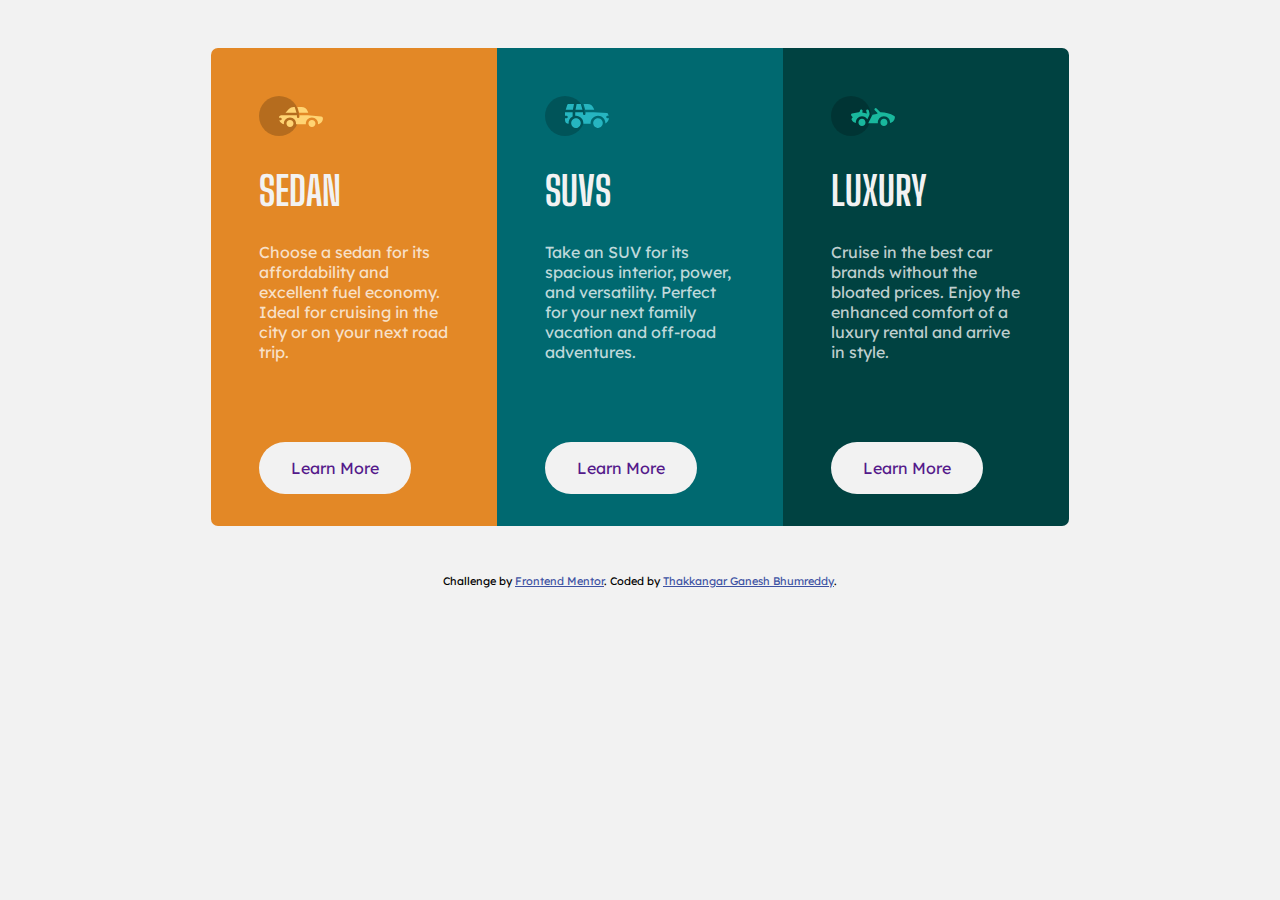
<file: 3-column-preview-card-component-main/index.html>
<!DOCTYPE html>
<html lang="en">

<head>
  <meta charset="UTF-8">
  <meta name="viewport" content="width=device-width, initial-scale=1.0">

  <link rel="icon" type="image/png" sizes="32x32" href="./images/favicon-32x32.png">

  <title>Frontend Mentor | 3-column preview card component</title>

</head>
<link rel="stylesheet" href="style.css">
<link rel="preconnect" href="https://fonts.googleapis.com">
<link rel="preconnect" href="https://fonts.gstatic.com" crossorigin>
<link href="https://fonts.googleapis.com/css2?family=Lexend+Deca&display=swap" rel="stylesheet">
<link rel="preconnect" href="https://fonts.googleapis.com">
<link rel="preconnect" href="https://fonts.gstatic.com" crossorigin>
<link href="https://fonts.googleapis.com/css2?family=Big+Shoulders+Display:wght@700&display=swap" rel="stylesheet">

<style>
  body {
  margin: 0;
  padding: 0;
  font-family: Lexend Deca;
  background-color: hsl(0, 0%, 95%);
}

#container {
  min-width: 63.3vw;
  display: flex;
  flex-direction: column;
  align-items: center;
}

#card {
  display: flex;
  margin: 3em 5em 3em 5em;
}

#sedan {
  background-color: hsl(31, 77%, 52%);
  border-top-left-radius: 7px;
  width: 190px;
}

#suv {
  background-color: hsl(184, 100%, 22%);
  width: 190px;
}

#luxury {
  background-color: hsl(179, 100%, 13%);
  border-bottom-right-radius: 7px;
  width: 190px;
}

#sedan,
#suv,
#luxury {
  padding: 3rem;
}

#sedan h1,
#suv h1,
#luxury h1 {
  color: hsl(0, 0%, 95%);
  font-size: 2.5em;
  font-family: Big Shoulders Display;
}

#sedan p,
#suv p,
#luxury p {
  color: hsla(0, 0%, 100%, 0.75);
  padding-bottom: 5em;
}

#sedan a,
#suv a,
#luxury a {
  background-color: hsl(0, 0%, 95%);
  text-decoration: none;
  border-radius: 30px;
  padding: 1em 2em;
}

.attribution {
  font-size: 11px;
  text-align: center;
}

.attribution a {
  color: hsl(228, 45%, 44%);
}

@media screen and (min-width:875px) {
  #sedan {
    border-bottom-left-radius: 7px;
  }

  #luxury {
    border-top-right-radius: 7px;
  }
}

@media screen and (max-width:875px) {
  #card {
    display: flex;
    flex-direction: column;
  }

  #sedan {
    width: 400px;
    border-top-right-radius: 7px;
  }

  #suv {
    width: 400px;
  }

  #luxury {
    width: 400px;
    border-bottom-left-radius: 7px;
  }
}

@media screen and (max-width:510px) {

  #sedan,
  #suv,
  #luxury {
    width: 220px;
  }
}
</style>
<body>

  <main id="container">
    <div id="card">

      <section id="sedan">
        <svg width="64" height="40" xmlns="http://www.w3.org/2000/svg">
          <g fill="none" fill-rule="evenodd">
            <circle fill="#000" opacity=".201" cx="20" cy="20" r="20" />
            <path
              d="M52.936 24.11c1.942 0 3.517 1.542 3.517 3.445 0 1.903-1.575 3.445-3.517 3.445s-3.516-1.542-3.516-3.445c0-1.903 1.574-3.445 3.516-3.445zm-21.957 0c1.942 0 3.517 1.542 3.517 3.445 0 1.903-1.575 3.445-3.517 3.445s-3.516-1.542-3.516-3.445c0-1.903 1.574-3.445 3.516-3.445zm6.948-4.848v1.429c0 .716.61 1.293 1.348 1.259a1.295 1.295 0 001.225-1.295v-1.393h8.256l13.483 1.313c.956.093 1.676.881 1.676 1.814 0 2.89-2.126 5.303-4.926 5.819.397-3.557-2.458-6.62-6.053-6.62-3.646 0-6.504 3.14-6.039 6.723h-9.879c.466-3.588-2.397-6.722-6.039-6.722-3.595 0-6.45 3.062-6.052 6.62-2.14-.398-3.916-1.912-4.61-3.931h1.142c.731 0 1.32-.598 1.285-1.322-.033-.678-.629-1.2-1.322-1.2H20v-.251c0-1.274 1.066-2.243 2.306-2.243h15.62zM42.59 11c2.645 0 4.99 1.556 5.972 3.963l.726 1.779H40.17L38.413 11h4.178zm-6.865 0l1.758 5.741H26.505l3.357-3.654A6.502 6.502 0 0134.644 11h1.082z"
              fill="#FFD473" fill-rule="nonzero" />
          </g>
        </svg>
        <h1>SEDAN</h1>
        <p>Choose a sedan for its affordability and excellent fuel economy. Ideal for cruising in the city
          or on your next road trip.</p>
        <a href="">Learn More</a>
      </section>

      <section id="suv">
        <svg width="64" height="40" xmlns="http://www.w3.org/2000/svg">
          <g fill="none" fill-rule="evenodd">
            <circle fill="#000" opacity=".201" cx="20" cy="20" r="20" />
            <path
              d="M31.002 22.358c2.917 0 5.18 2.593 4.762 5.506a4.828 4.828 0 01-2.962 3.778 4.797 4.797 0 01-5.3-1.165c-1.188-1.26-1.235-2.613-1.263-2.613-.42-2.924 1.857-5.506 4.763-5.506zm22 0c3.457 0 5.798 3.567 4.41 6.744A4.816 4.816 0 0152.3 31.94a4.826 4.826 0 01-4.06-4.077c-.42-2.915 1.846-5.506 4.762-5.506zm-15.04-6.083v1.462a1.29 1.29 0 001.352 1.29c.693-.033 1.227-.631 1.227-1.326v-1.426h8.3l13.056.716a1.29 1.29 0 011.164.917c.27.895.446 1.477.563 1.87h-1.047c-.694 0-1.291.534-1.324 1.228a1.29 1.29 0 001.288 1.352h1.445c-.164 2.225-1.57 4.193-3.6 5.05.13-4.212-3.255-7.63-7.384-7.63-4.317 0-7.762 3.718-7.358 8.086h-7.285c.43-4.655-3.503-8.531-8.131-8.046v-3.543h7.734zm-10.312 0v4.308a7.4 7.4 0 00-4.006 7.274 3.874 3.874 0 01-3.642-3.864v-1.635h1.46a1.29 1.29 0 000-2.58h-1.461v-3.213l.003-.29h7.646zm14.986-8.196c2.65 0 5 1.592 5.984 4.055l.63 1.579a5.525 5.525 0 01-.065-.004l-.026-.002-.034-.002-.022-.002a4.178 4.178 0 00-.224-.006l-.098-.001h-.039l-.136-.001h-.052l-.326-.001H40.211L38.528 8.08zm-13.632 0l-1.122 5.616h-7.144l1.47-4.71a1.29 1.29 0 011.231-.906h5.565zm6.832 0l1.683 5.615h-7.007l1.121-5.615h4.203z"
              fill="#26B5C0" fill-rule="nonzero" />
          </g>
        </svg>
        <h1>SUVS</h1>
        <p>Take an SUV for its spacious interior, power, and versatility. Perfect for your next family vacation
          and off-road adventures.</p>
        <a href="">Learn More</a>
      </section>

      <section id="luxury">
        <svg width="64" height="40" xmlns="http://www.w3.org/2000/svg">
          <g fill="none" fill-rule="evenodd">
            <circle fill="#000" opacity=".201" cx="20" cy="20" r="20" />
            <path
              d="M30.98 22.835c1.941 0 3.516 1.604 3.516 3.583 0 1.978-1.575 3.582-3.517 3.582s-3.516-1.604-3.516-3.582c0-1.979 1.574-3.583 3.516-3.583zm21.956 0c1.942 0 3.517 1.604 3.517 3.583 0 1.978-1.575 3.582-3.517 3.582s-3.516-1.604-3.516-3.582c0-1.979 1.574-3.583 3.516-3.583zm-9.143-10.45a1.27 1.27 0 011.819 0l3.715 3.784c4.444-.115 9.7 1.142 13.964 3.753.387.237.624.664.624 1.124 0 3.006-2.126 5.514-4.926 6.05.397-3.698-2.458-6.882-6.053-6.882-3.646 0-6.504 3.264-6.039 6.99h-9.669c.76-1.544.993-2.026 1.337-2.711l.082-.162c.421-.835 1.056-2.07 2.883-5.65 1.68-.023 3.47-.408 5.247-1.403l-2.984-3.04a1.328 1.328 0 010-1.854zm-7.68 1.064c.683-.2 1.395.202 1.592.898l.749 2.652a3.46 3.46 0 01-.247 2.51l-1.733 3.395-.216.424c-1.07-1.89-3.06-3.114-5.279-3.114-3.595 0-6.45 3.184-6.052 6.885-1.832-.347-3.414-1.537-4.278-3.276a1.331 1.331 0 01.117-1.376l.955-1.303-1.325-1.295c-.751-.735-.376-2.024.64-2.231l6.614-1.346.13-.026c.092-.019.145-.03.157-.031.314-.146 1.07-.591 1.07-1.506 0-.734.592-1.327 1.316-1.31.712.016 1.268.662 1.256 1.388a4.11 4.11 0 01-.348 1.611 22.69 22.69 0 014.7 1.146l-.7-2.473a1.314 1.314 0 01.882-1.622z"
              fill="#19B89D" fill-rule="nonzero" />
          </g>
        </svg>
        <h1>LUXURY</h1>
        <p>Cruise in the best car brands without the bloated prices. Enjoy the enhanced comfort of a luxury
          rental and arrive in style.</p>
        <a href="">Learn More</a>
      </section>

    </div>


    <div class="attribution">
      Challenge by <a href="https://www.frontendmentor.io?ref=challenge" target="_blank">Frontend Mentor</a>.
      Coded by <a href="#">Thakkangar Ganesh Bhumreddy</a>.
    </div>
  </main>
</body>
</html>
</file>
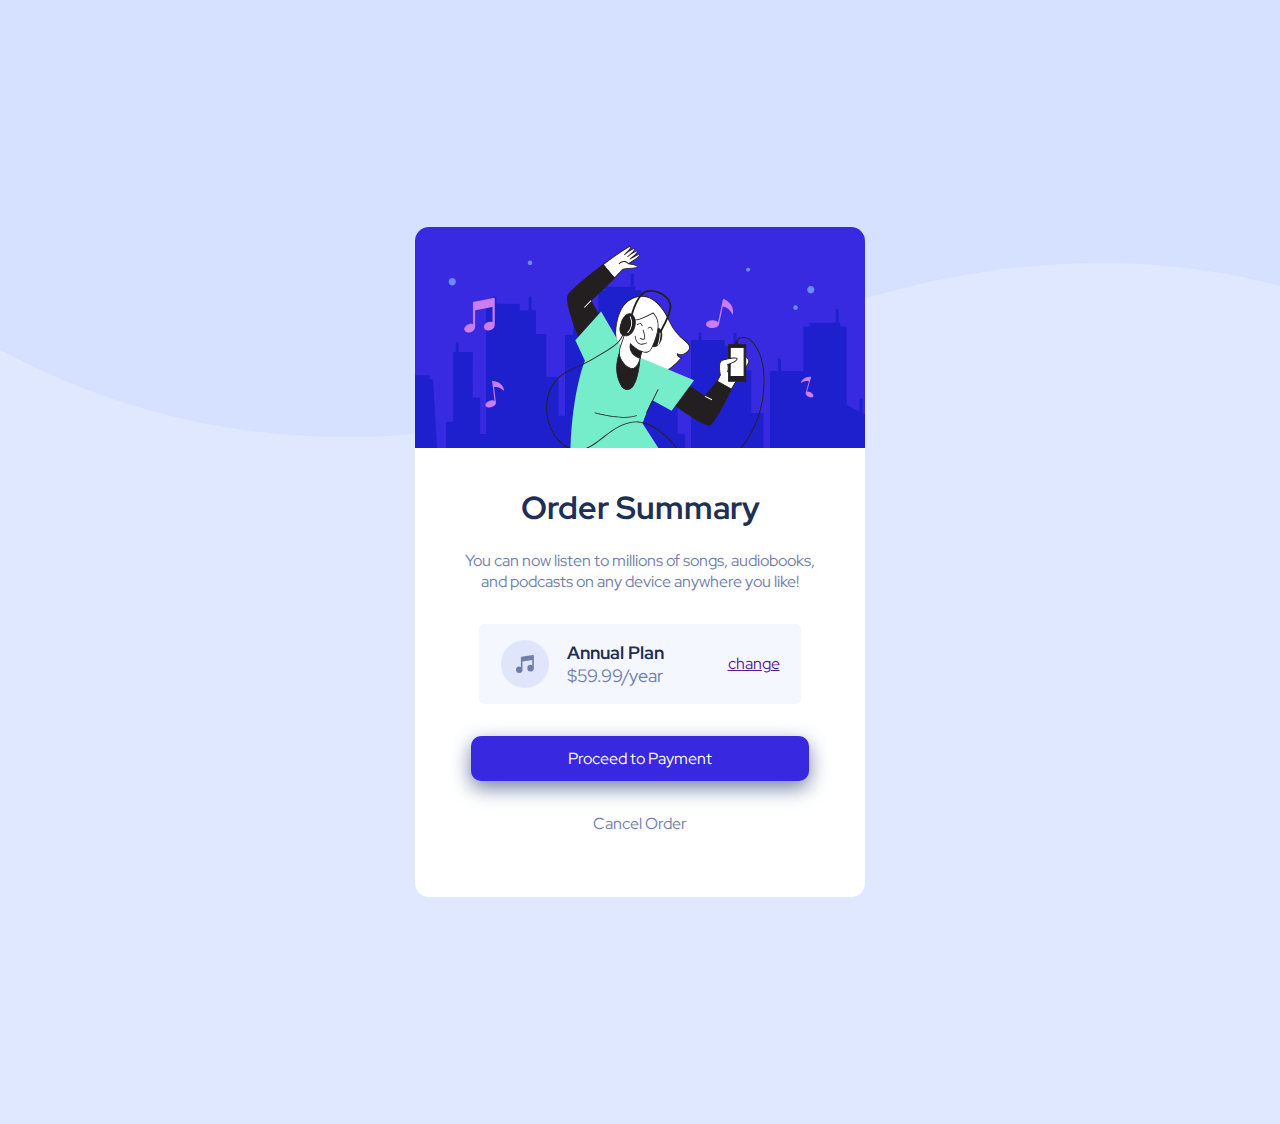
<file: order-summary-component-main/index.html>
<!DOCTYPE html>
<html lang="en">
<head>
  <meta charset="UTF-8">
  <meta name="viewport" content="width=device-width, initial-scale=1.0"> <!-- displays site properly based on user's device -->

  <link rel="icon" type="image/png" sizes="32x32" href="./images/favicon-32x32.png">
  
  <title>Frontend Mentor | Order summary card</title>
</head>

<link rel="stylesheet" href="style.css">
<link rel="preconnect" href="https://fonts.googleapis.com">
<link rel="preconnect" href="https://fonts.gstatic.com" crossorigin>
<link href="https://fonts.googleapis.com/css2?family=Red+Hat+Display:wght@500;700;900&display=swap" rel="stylesheet">

<body>
  <main>
    <div id="container">
      <div id="bg-image">
  
      </div>
  
      <div id="order-summary">
        <h1>Order Summary</h1>
        <p>You can now listen to millions of songs, audiobooks, and podcasts on any
          device anywhere you like!</p>
      </div>
  
      <div id="annual-plan">
  
          <img src="images/icon-music.svg" alt="">
  
        <div id="rate">
          <span id="plan"><b>Annual Plan</b></span>
            <span id="doller">$59.99/year</span>
        </div>
  
        <div id="change">
          <a href="">change</a>
        </div>
      </div>
  
      <div id="payment">
        <a href="">Proceed to Payment</a>
      </div>
  
      <div id="cancel-order">
        <a href="">Cancel Order</a>
      </div>
    </div>
  </main>
</body>
</html>
</file>
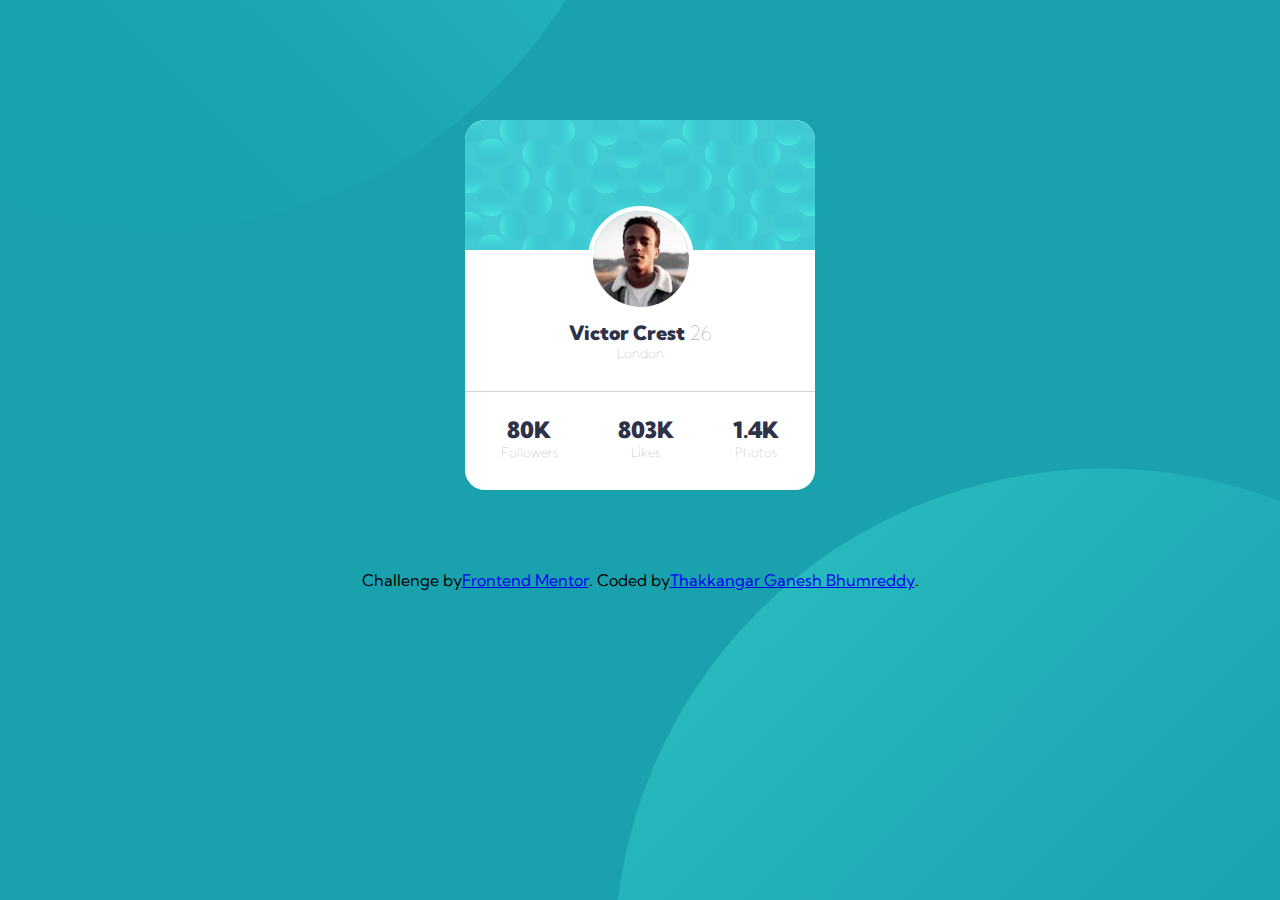
<file: profile-card-component-main/index.html>
<!DOCTYPE html>
<html lang="en">

<head>
  <meta charset="UTF-8">
  <meta name="viewport" content="width=device-width, initial-scale=1.0">

  <link rel="icon" type="image/png" sizes="32x32" href="./images/favicon-32x32.png">

  <title>Frontend Mentor | Profile card component</title>
</head>

<link rel="stylesheet" href="style.css">
<link rel="preconnect" href="https://fonts.googleapis.com">
<link rel="preconnect" href="https://fonts.gstatic.com" crossorigin>
<link href="https://fonts.googleapis.com/css2?family=Kumbh+Sans&display=swap" rel="stylesheet">
<link rel="preconnect" href="https://fonts.googleapis.com">
<link rel="preconnect" href="https://fonts.gstatic.com" crossorigin>
<link href="https://fonts.googleapis.com/css2?family=Kumbh+Sans:wght@400;700&display=swap" rel="stylesheet">

<body>

  <div class="container">

    <div class="box">

      <div id="card-bg">
        <img src="images/image-victor.jpg" alt="">
      </div>

      <div id="profile-name">
        <div id="name">
          <span class="figure">Victor Crest</span>
        <span class="text">26</span>
        </div>
        <div id="city">
          <p class="text">London</p>
        </div>
      </div>

      <div class="stats">
        <div class="data" id="followers">
          <p class="figure">80K</p>
          <p class="text">Followers</p>
        </div>

        <div class="data" id="likes">
          <p class="figure">803K</p>
          <p class="text">Likes</p>
        </div>

        <div class="data" id="photos">
          <p class="figure">1.4K</p>
          <p class="text">Photos</p>
        </div>
      </div>

    </div>
  </div>

  <div class="attribution">
    Challenge by <a href="https://www.frontendmentor.io?ref=challenge" target="_blank">Frontend Mentor</a>.
    Coded by <a href="#">Thakkangar Ganesh Bhumreddy</a>.
  </div>
  
</body>
</html>
</file>
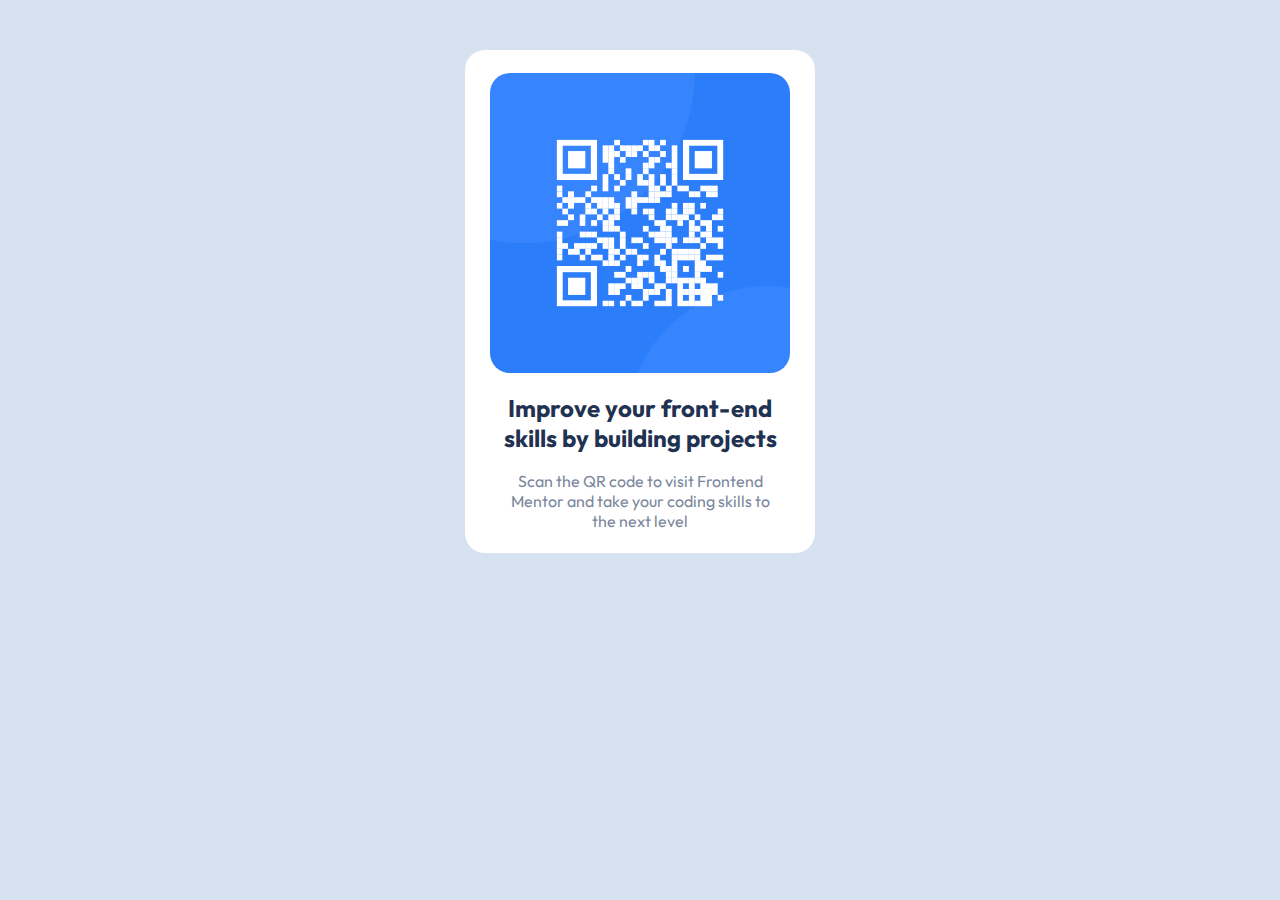
<file: qr-code-component-main/index.html>
<!DOCTYPE html>
<html lang="en">

<head>
  <meta charset="UTF-8">
  <meta name="viewport" content="width=device-width, initial-scale=1.0">

  <link rel="icon" type="image/png" sizes="32x32" href="./images/favicon-32x32.png">

  <title>Frontend Mentor | QR code component</title>
</head>
<link rel="stylesheet" href="index.css">
<link rel="preconnect" href="https://fonts.googleapis.com">
<link rel="preconnect" href="https://fonts.gstatic.com" crossorigin>
<link href="https://fonts.googleapis.com/css2?family=Karla:wght@400;700&family=Outfit:wght@400;700&display=swap"
  rel="stylesheet">

<body>

  <main>

    <section>
      <img src="images/image-qr-code.png" alt="" width="300px" height="300px">
      <h2>Improve your front-end skills by building projects</h2>
      <p>Scan the QR code to visit Frontend Mentor and take your coding skills to the next level</p>
    </section>

  </main>

</body>

</html>
</file>
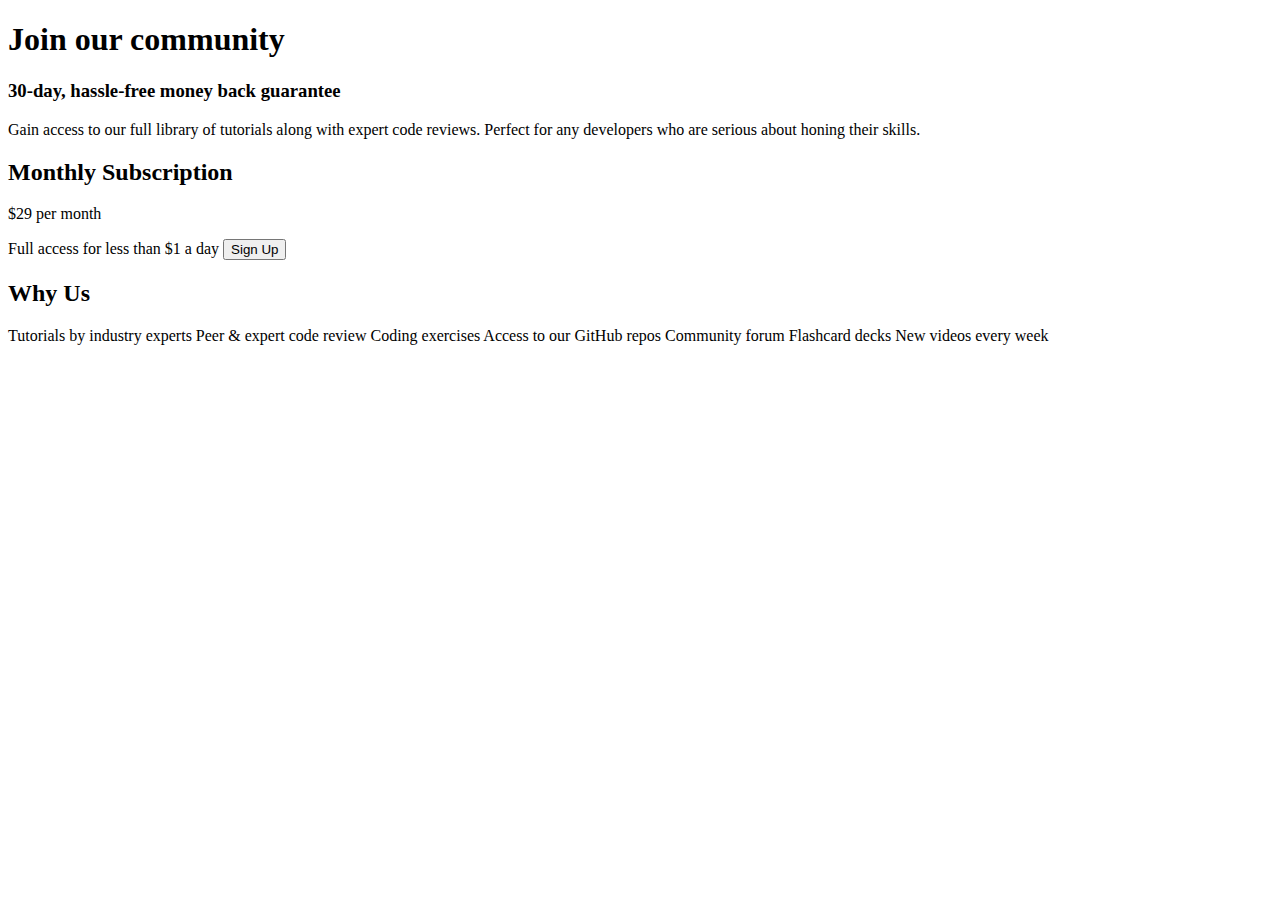
<file: single-price-grid-component-master/index.html>
<!DOCTYPE html>
<html lang="en">

<head>
  <meta charset="UTF-8">
  <meta name="viewport" content="width=device-width, initial-scale=1.0">

  <link rel="icon" type="image/png" sizes="32x32" href="./images/favicon-32x32.png">

  <title>Frontend Mentor | Single Price Grid Component</title>

</head>
<link rel="stylesheet" href="style.css">
<link href="https://fonts.googleapis.com/css2?family=Karla:wght@400;700&display=swap" rel="stylesheet">


<body>
  <main id="container">
    <div id="box">

      <div class="box" id="upper">
        <h1>Join our community</h1>
        <h3>30-day, hassle-free money back guarantee</h3>
        <p>
          <span>Gain access to our full library of tutorials along with expert code reviews.</span>
          <span>Perfect for any developers who are serious about honing their skills.</span>
        </p>
      </div>

      <div class="box" id="lower-left">
        <h2>Monthly Subscription</h2>
        <p id="cost">$29 <span>per month</span>
        <p>
          <span> Full access for less than $1 a day</span>
          <button> Sign Up</button>
      </div>

      <div class="box" id="lower-right">
        <h2> Why Us</h2>
        <span>Tutorials by industry experts</span>
        <span>Peer & expert code review</span>
        <span>Coding exercises</span>
        <span>Access to our GitHub repos</span>
        <span>Community forum</span>
        <span>Flashcard decks</span>
        <span> New videos every week</span>
      </div>

    </div>
  </main>
</body>

</html>
</file>
<file: 3-column-preview-card-component-main/style.css>
body {
  margin: 0;
  padding: 0;
  font-family: Lexend Deca;
  background-color: hsl(0, 0%, 95%);
}

#container {
  min-width: 63.3vw;
  display: flex;
  flex-direction: column;
  align-items: center;
}

#card {
  display: flex;
  margin: 3em 5em 3em 5em;
}

#sedan {
  background-color: hsl(31, 77%, 52%);
  border-top-left-radius: 7px;
  width: 190px;
}

#suv {
  background-color: hsl(184, 100%, 22%);
  width: 190px;
}

#luxury {
  background-color: hsl(179, 100%, 13%);
  border-bottom-right-radius: 7px;
  width: 190px;
}

#sedan,
#suv,
#luxury {
  padding: 3rem;
}

#sedan h1,
#suv h1,
#luxury h1 {
  color: hsl(0, 0%, 95%);
  font-size: 2.5em;
  font-family: Big Shoulders Display;
}

#sedan p,
#suv p,
#luxury p {
  color: hsla(0, 0%, 100%, 0.75);
  padding-bottom: 5em;
}

#sedan a,
#suv a,
#luxury a {
  background-color: hsl(0, 0%, 95%);
  text-decoration: none;
  border-radius: 30px;
  padding: 1em 2em;
}

.attribution {
  font-size: 11px;
  text-align: center;
}

.attribution a {
  color: hsl(228, 45%, 44%);
}

@media screen and (min-width:875px) {
  #sedan {
    border-bottom-left-radius: 7px;
  }

  #luxury {
    border-top-right-radius: 7px;
  }
}

@media screen and (max-width:875px) {
  #card {
    display: flex;
    flex-direction: column;
  }

  #sedan {
    width: 400px;
    border-top-right-radius: 7px;
  }

  #suv {
    width: 400px;
  }

  #luxury {
    width: 400px;
    border-bottom-left-radius: 7px;
  }
}

@media screen and (max-width:510px) {

  #sedan,
  #suv,
  #luxury {
    width: 220px;
  }
}
</file>
<file: order-summary-component-main/style.css>
body {
    padding: 0;
    margin: 0;
    font-size: 16px;
    background-color:  hsl(225, 100%, 94%);
    background-image: url(images/pattern-background-desktop.svg);
    background-repeat: no-repeat;
    font-family: Red Hat Display,sans-serif;
  }

  main{
    padding: 7em;
    display: flex;
    justify-content: center;
    align-items: center;
    height: 100vh;
  }

  #container {
    background-color: white;
    height: 670px;
    width: 450px;
    border-radius: 14px;
  }

  #bg-image {
    background-image: url(images/illustration-hero.svg);
    background-repeat: no-repeat;
    background-size: cover;
    background-position: center;
    border-top-left-radius: 14px;
    border-top-right-radius: 14px;
    width: 100%;
    height: 33%;
  }

  #order-summary{
    text-align: center;
    padding: 1em 3em;
  }

  #order-summary h1{
    color: hsl(223, 47%, 23%);
  }

  #order-summary p{
    color: hsl(224, 23%, 55%);
  }

  #annual-plan{
    display: flex;
    align-items: center;
    justify-content: center;
    background-color:  hsl(225, 100%, 98%);
    padding: 1rem 0;
    border-radius: 5px;
    margin: 0 4rem;
  }

  #rate{
    display: flex;
    flex-direction: column;
    padding-left: 1em;
    font-size: 18px;
  }

  #doller{
    color: hsl(224, 23%, 55%);
  }

  #change{
    justify-content: right;
    padding-left: 4em;
    color: hsl(245, 75%, 52%);
  }

  #plan{
    font-weight: 400;
    color: hsl(223, 47%, 23%);
  }

  #payment{
    padding: .75em;
    text-align: center;
    margin: 2rem 3.5rem;
    background-color: hsl(245, 75%, 52%);
    border-radius: 10px;
    box-shadow: 0px 7px 20px  hsl(224, 23%, 55%);
  }

  #payment a{
    text-decoration: none;
    color: white;
  }

  #cancel-order{
    text-align: center;
  }

  #cancel-order a{
    text-decoration: none;
    color:  hsl(224, 23%, 55%);
  }
</file>
<file: profile-card-component-main/style.css>
*{
  margin: 0;
  padding: 0;
  font-family: Kumbh Sans, sans-serif;
}

body {
  background-color: hsl(185, 75%, 39%);
  background-image: url(images/bg-pattern-bottom.svg), url(images/bg-pattern-top.svg);
  background-position: left 48vw top 52vh, right 50vw bottom 40vh;
  background-repeat: no-repeat, no-repeat;
}

.container {
  display: flex;
  justify-content: center;
  padding-top: 120px;
  border-radius: 10px;
  box-shadow: 8px 8px 100px var(--dark-grayish-blue);
}

.box {
  background-color: white;
  width: 350px;
  height: 370px;
  border-radius: 20px;

}

#card-bg{
  background-image: url(images/bg-pattern-card.svg);
  width: 100%;
  height: 35%;
  border-top-left-radius: 20px;
  border-top-right-radius: 20px;
}  

#card-bg img{
  position: relative;
  top: 86px;
  left: 35%;
  border-radius: 100px;
  border: 5px solid white;
}

#profile-name{
  display: flex;
  flex-direction: column;
  justify-content: center;
  align-items: center;
  top: 70px;
  position: relative;
  text-align: center;
  font-size:18px;
}

#profile-name span{
  position: relative;
  font-size: 1.1em;
}

.stats{
  display: flex;
  text-align: center;
  justify-content: space-evenly;
  position: relative;
  top: 100px;
  border-top: 1px solid rgb(212, 211, 211);
}
.data{
  justify-content: space-evenly;
  padding: 1.5em;

}

.figure{
  font-weight: 900;
  color:hsl(229, 23%, 23%);
  font-size:1.4rem;
}

.text{
  font-weight: 100;
  color: hsl(0, 0%, 59%);
  font-size: .8rem;
}

.attribution{
  display: flex;
  justify-content: center;
  padding-top: 5rem;
}
</file>
<file: qr-code-component-main/index.css>
body{
    margin: 0;
    padding: 0;
    background-color: hsl(212, 45%, 89%);
    font-family: 'Karla', sans-serif;
    font-family: 'Outfit', sans-serif;
}

section{
    background-color: white;
    width: 350px;
    height: 480px;
    margin: auto;
    margin-top:50px;
    margin-bottom:50px;
    display: flex;
    flex-direction: column;
    align-items: center;
    padding-top: 23px;
    border-radius: 20px;
    text-align: center;
}

img{
    border-radius: 20px;
}

h2,p{
    padding:0 19px;
}
h2{
    margin-bottom: 2px;
    color: hsl(218, 44%, 22%);
}
p{
    padding: 0 40px;
    color: hsl(220, 15%, 55%);
}
</file>
<file: single-price-grid-component-master/style.css>

</file>
